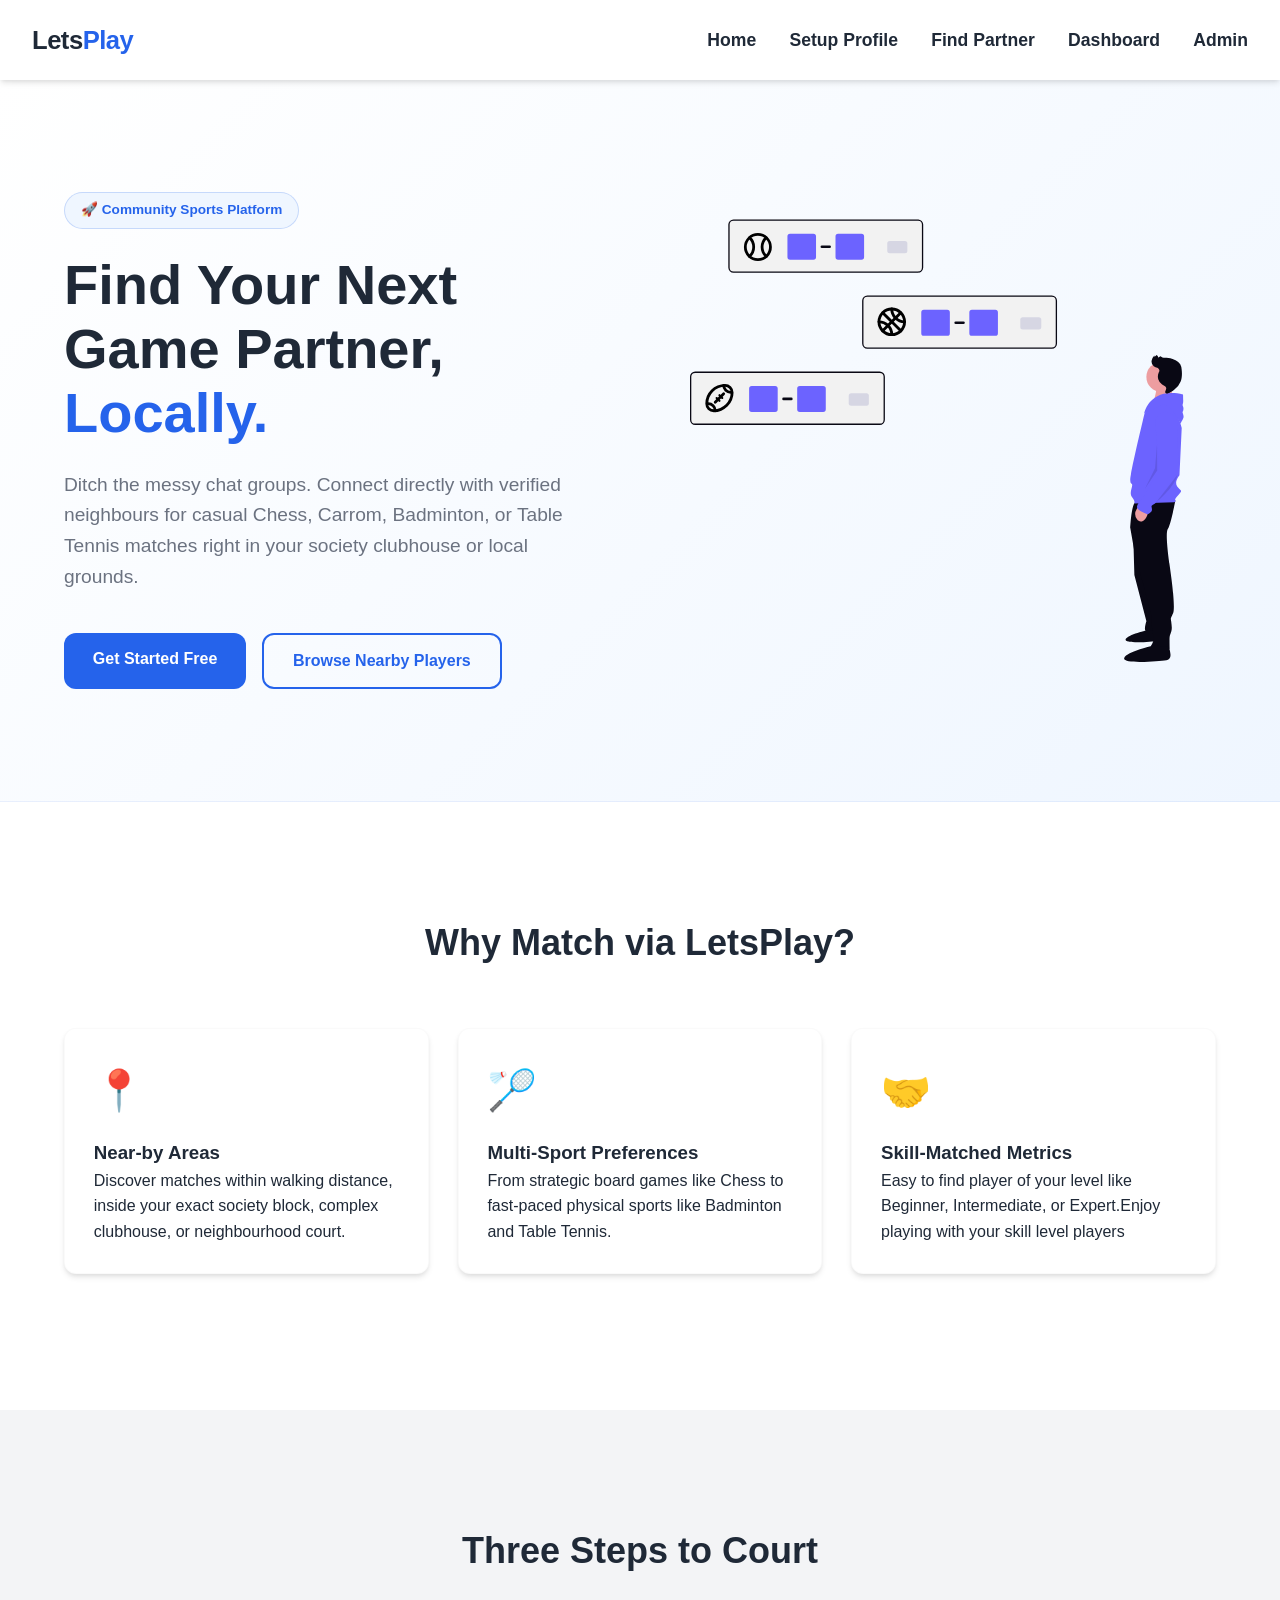
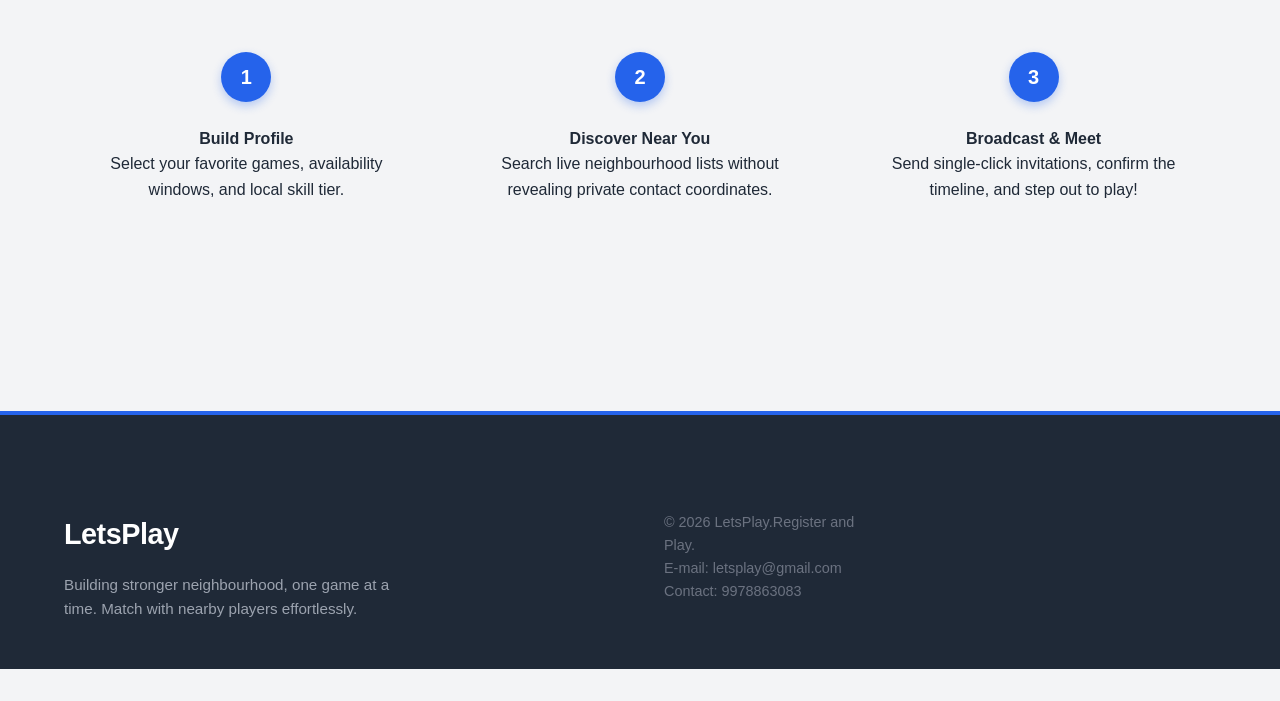
<file: index.html>
<!DOCTYPE html>
<html lang="en">
<head>
    <meta charset="UTF-8">
    <meta name="viewport" content="width=device-width, initial-scale=1.0">
    <title>PlayNext - Local Sports & Partner Finder</title>
    <link rel="stylesheet" href="style.css">
</head>
<body>
    <!-- Navigation Bar -->
   <nav>
    <span class="brand"><span class="play">Lets</span>Play</span>
    <div class="main-menu">
        <span class="menuBtn" onclick="OpenMenu()">&#9776</span>
        <span class="closeBtn" onclick="CloseMenu()">&#9747</span>
        <ul id="menu">
            <li><a href="index.html ">Home</a></li>
            <li><a href="register.html">Setup Profile</a></li>
            <li><a href="search.html">Find Partner</a></li>
            <li><a href="dashboard.html">Dashboard</a></li>
            <li><a href="admin.html">Admin</a></li>
        </ul>
    </div>
   </nav>
    <!-- Hero Section -->
    <header class="hero-section">
        <div class="container hero-grid">
            <div class="hero-text fade-in">
                <span class="announcement-badge">🚀 Community Sports Platform</span>
                <h1>Find Your Next Game Partner, <span class="highlight">Locally.</span></h1>
                <p>
                    Ditch the messy chat groups. Connect directly with verified neighbours for casual Chess, Carrom, Badminton, or Table Tennis matches right in your society clubhouse or local grounds.
                </p>
                <div class="hero-cta-group">
                    <a href="register.html" class="btn btn-primary btn-animated">Get Started Free</a>
                    <a href="search.html" class="btn btn-outline">Browse Nearby Players</a>
                </div>
            </div>
            <div class="hero-graphic slide-up">
                <!-- Open-source high quality sports/socializing SVG illustration -->
                <img src="assets/undraw_sports-scores_ezlu.svg" alt="Local Matchmaking Illustration" class="floating-animation">
            </div>
        </div>
    </header>

    <!-- Key Core Value Offerings -->
    <section class="features-section">
        <div class="container">
            <h2 class="section-title">Why Match via LetsPlay?</h2>
            <div class="grid features-grid">
                <div class="card feature-card">
                    <div class="icon-wrapper">📍</div>
                    <h3>Near-by Areas</h3>
                    <p>Discover matches within walking distance, inside your exact society block, complex clubhouse, or neighbourhood court.</p>
                </div>
                <div class="card feature-card">
                    <div class="icon-wrapper">🏸</div>
                    <h3>Multi-Sport Preferences</h3>
                    <p>From strategic board games like Chess to fast-paced physical sports like Badminton and Table Tennis.</p>
                </div>
                <div class="card feature-card">
                    <div class="icon-wrapper">🤝</div>
                    <h3>Skill-Matched Metrics</h3>
                    <p>Easy to find player of your level like Beginner, Intermediate, or Expert.Enjoy playing with your skill level players</p>
                </div>
            </div>
        </div>
    </section>

    <!-- Simple How-It-Works Visual Tracker -->
    <section class="steps-section">
        <div class="container">
            <h2 class="section-title">Three Steps to Court</h2>
            <div class="grid steps-grid">
                <div class="step-item">
                    <div class="step-number">1</div>
                    <h4>Build Profile</h4>
                    <p>Select your favorite games, availability windows, and local skill tier.</p>
                </div>
                <div class="step-item">
                    <div class="step-number">2</div>
                    <h4>Discover Near You</h4>
                    <p>Search live neighbourhood lists without revealing private contact coordinates.</p>
                </div>
                <div class="step-item">
                    <div class="step-number">3</div>
                    <h4>Broadcast & Meet</h4>
                    <p>Send single-click invitations, confirm the timeline, and step out to play!</p>
                </div>
            </div>
        </div>
    </section>
    <!-- Footer Section -->
    <footer class="main-footer">
        <div class="container footer-grid">
            <div class="footer-brand-column">
                <a href="index.html" class="brand">LetsPlay</a>
                <p class="footer-tagline">Building stronger neighbourhood, one game at a time. Match with nearby players effortlessly.</p>
            </div>
            
            <div class="container footer-bottom-flex">
                <p>&copy; 2026 LetsPlay.Register and Play.</p>
                <p>E-mail: letsplay@gmail.com</p>
                <p>Contact: 9978863083</p>
            </div>
    </footer>
    <script src="app.js "></script>
</body>
</html>
</file>
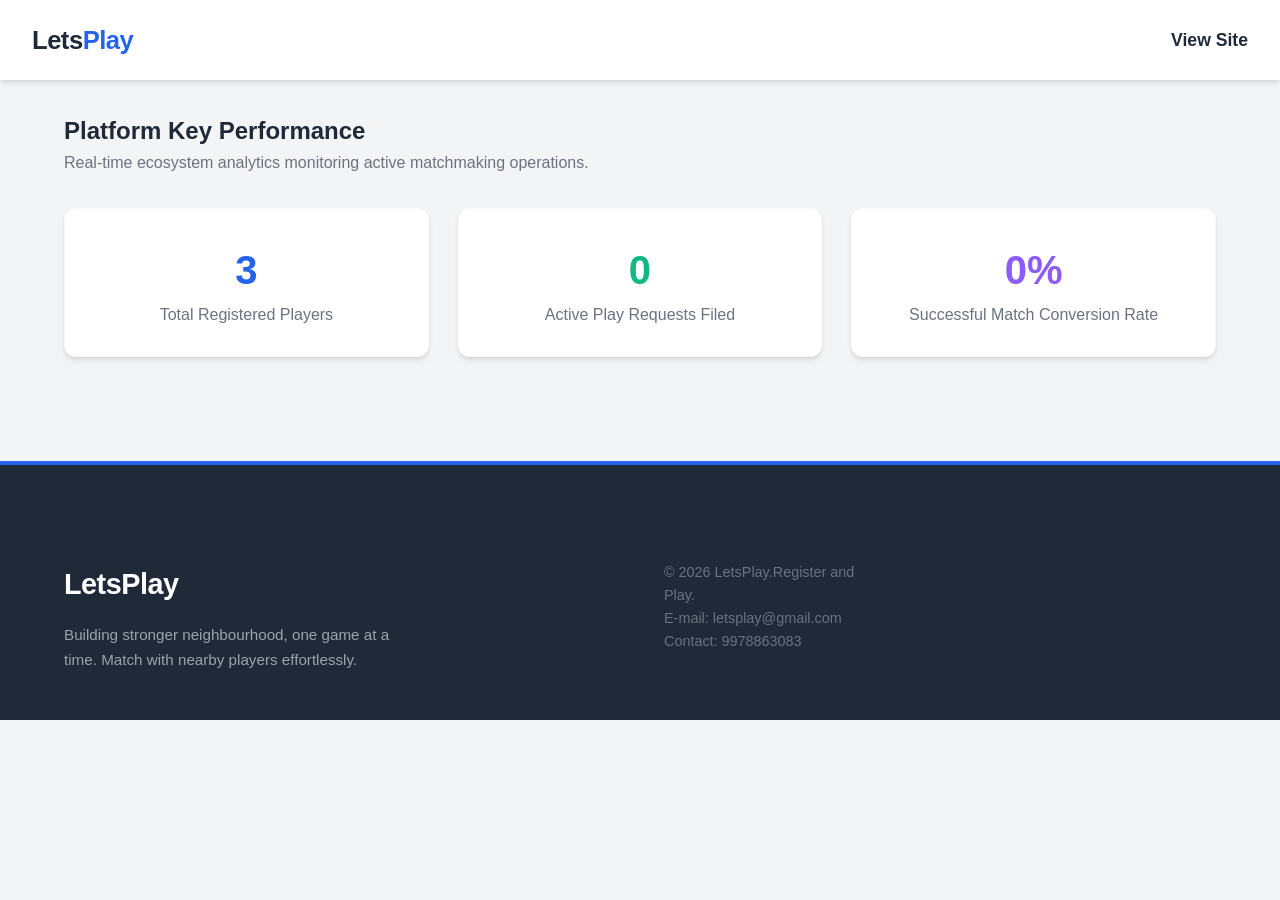
<file: admin.html>
<!DOCTYPE html>
<html lang="en">
<head>
    <meta charset="UTF-8">
    <meta name="viewport" content="width=device-width, initial-scale=1.0">
    <title>Admin Console - PlayNext</title>
    <link rel="stylesheet" href="style.css">
</head>
<body>
     <nav>
        <span class="brand" ><span class="play">Lets</span>Play</span>
    <div class="main-menu">
         <span class="menuBtn" onclick="OpenMenu()">&#9776</span>
        <span class="closeBtn" onclick="CloseMenu()">&#9747</span>
        <ul id="menu">
            <li><a href="index.html ">View Site</a></li>
        </ul>
    </div>
   </nav>

    <div class="container">
        <h2>Platform Key Performance</h2>
        <p style="color: var(--gray); margin-bottom: 2rem;">Real-time ecosystem analytics monitoring active matchmaking operations.</p>
        
        <div class="grid">
            <div class="card" style="text-align: center;">
                <h1 id="statTotalUsers" style="font-size: 2.5rem; color: var(--primary);">0</h1>
                <p style="color: var(--gray)">Total Registered Players</p>
            </div>
            <div class="card" style="text-align: center;">
                <h1 id="statActiveReqs" style="font-size: 2.5rem; color: var(--secondary);">0</h1>
                <p style="color: var(--gray)">Active Play Requests Filed</p>
            </div>
            <div class="card" style="text-align: center;">
                <h1 id="statSuccessRate" style="font-size: 2.5rem; color: #8b5cf6;">0%</h1>
                <p style="color: var(--gray)">Successful Match Conversion Rate</p>
            </div>
        </div>
    </div>
     <!--Footer Section -->
        <footer class="main-footer">
        <div class="container footer-grid">
            <div class="footer-brand-column">
                <a href="index.html" class="brand">LetsPlay</a>
                <p class="footer-tagline">Building stronger neighbourhood, one game at a time. Match with nearby players effortlessly.</p>
            </div>
            
            <div class="container footer-bottom-flex">
                <p>&copy; 2026 LetsPlay.Register and Play.</p>
                <p>E-mail: letsplay@gmail.com</p>
                <p>Contact: 9978863083</p>
            </div>
    </footer>
    <script src="app.js"></script>
</body>
</html>
</file>
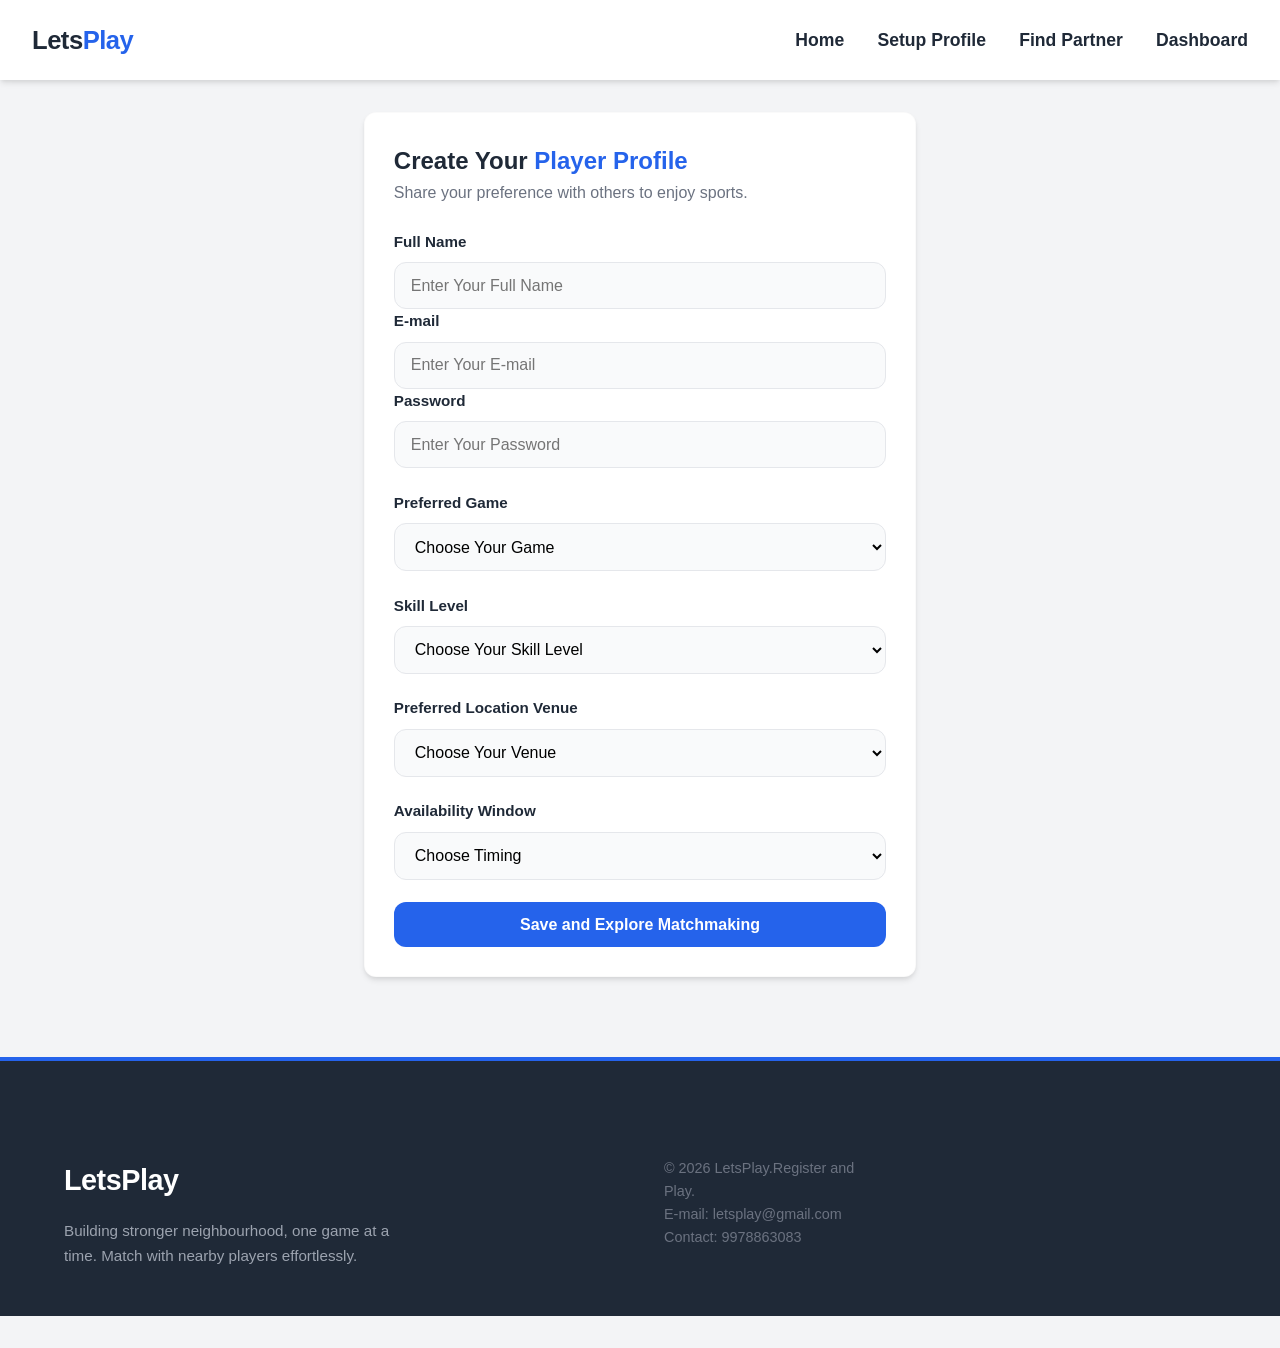
<file: dashboard.html>
<!DOCTYPE html>
<html lang="en">
<head>
    <meta charset="UTF-8">
    <meta name="viewport" content="width=device-width, initial-scale=1.0">
    <title>Your Dashboard - PlayNext</title>
    <link rel="stylesheet" href="style.css">
</head>
<body>

     <nav>
        <span class="brand"><span class="play">Lets</span>Play</span>
    <div class="main-menu">
         <span class="menuBtn" onclick="OpenMenu()">&#9776</span>
        <span class="closeBtn" onclick="CloseMenu()">&#9747</span>
        <ul id="menu">
            <li><a href="index.html ">Home</a></li>
            <li><a href="register.html">Setup Profile</a></li>
            <li><a href="search.html">Find Partner</a></li>
            <li><a href="dashboard.html">Dashboard</a></li>
        </ul>
    </div>
   </nav>

    <div class="container slide-up">
   
        <div class="card" style="background: var(--primary); color: var(--white); margin-bottom: 2.5rem; position: relative; overflow: hidden;">
            <div style="position: relative; z-index: 2;">
                <h2 style="margin-bottom: 0.5rem; font-size: 2rem;">Hello, <span id="welcomeName">Player</span>! 👋</h2>
                <p style="opacity: 0.9; max-width: 600px;">Welcome to your personal match command center. Accept or decline incoming local game invitations down below.</p>
            </div>
         
            <div style="position: absolute; right: -30px; bottom: -30px; font-size: 8rem; opacity: 0.15; user-select: none; pointer-events: none;">🏆</div>
        </div>

        <div style="display: flex; justify-content: space-between; align-items: center; margin-bottom: 1.5rem; flex-wrap: wrap; gap: 1rem;">
            <h2 style="font-weight: 700; color: var(--dark); margin: 0;">Match Dashboard Panel</h2>
            <button class="btn" onclick="clearRequestHistory()" style="background: #ef4444; color: var(--white); padding: 0.6rem 1.2rem; font-size: 0.85rem; border-radius: 8px; font-weight: 600; cursor: pointer; border: none; display: flex; align-items: center; gap: 0.5rem;">
                🗑️ Clear History
            </button>
        </div>
        
        <div id="requestsContainer" class="grid">
        </div>
    </div>

    <!-- Footer Section -->
       <footer class="main-footer">
        <div class="container footer-grid">
            <div class="footer-brand-column">
                <a href="index.html" class="brand">LetsPlay</a>
                <p class="footer-tagline">Building stronger neighbourhood, one game at a time. Match with nearby players effortlessly.</p>
            </div>
            
            <div class="container footer-bottom-flex">
                <p>&copy; 2026 LetsPlay.Register and Play.</p>
                <p>E-mail: letsplay@gmail.com</p>
                <p>Contact: 9978863083</p>
            </div>
    </footer>

    <script src="app.js"></script>
</body>
</html>
</file>
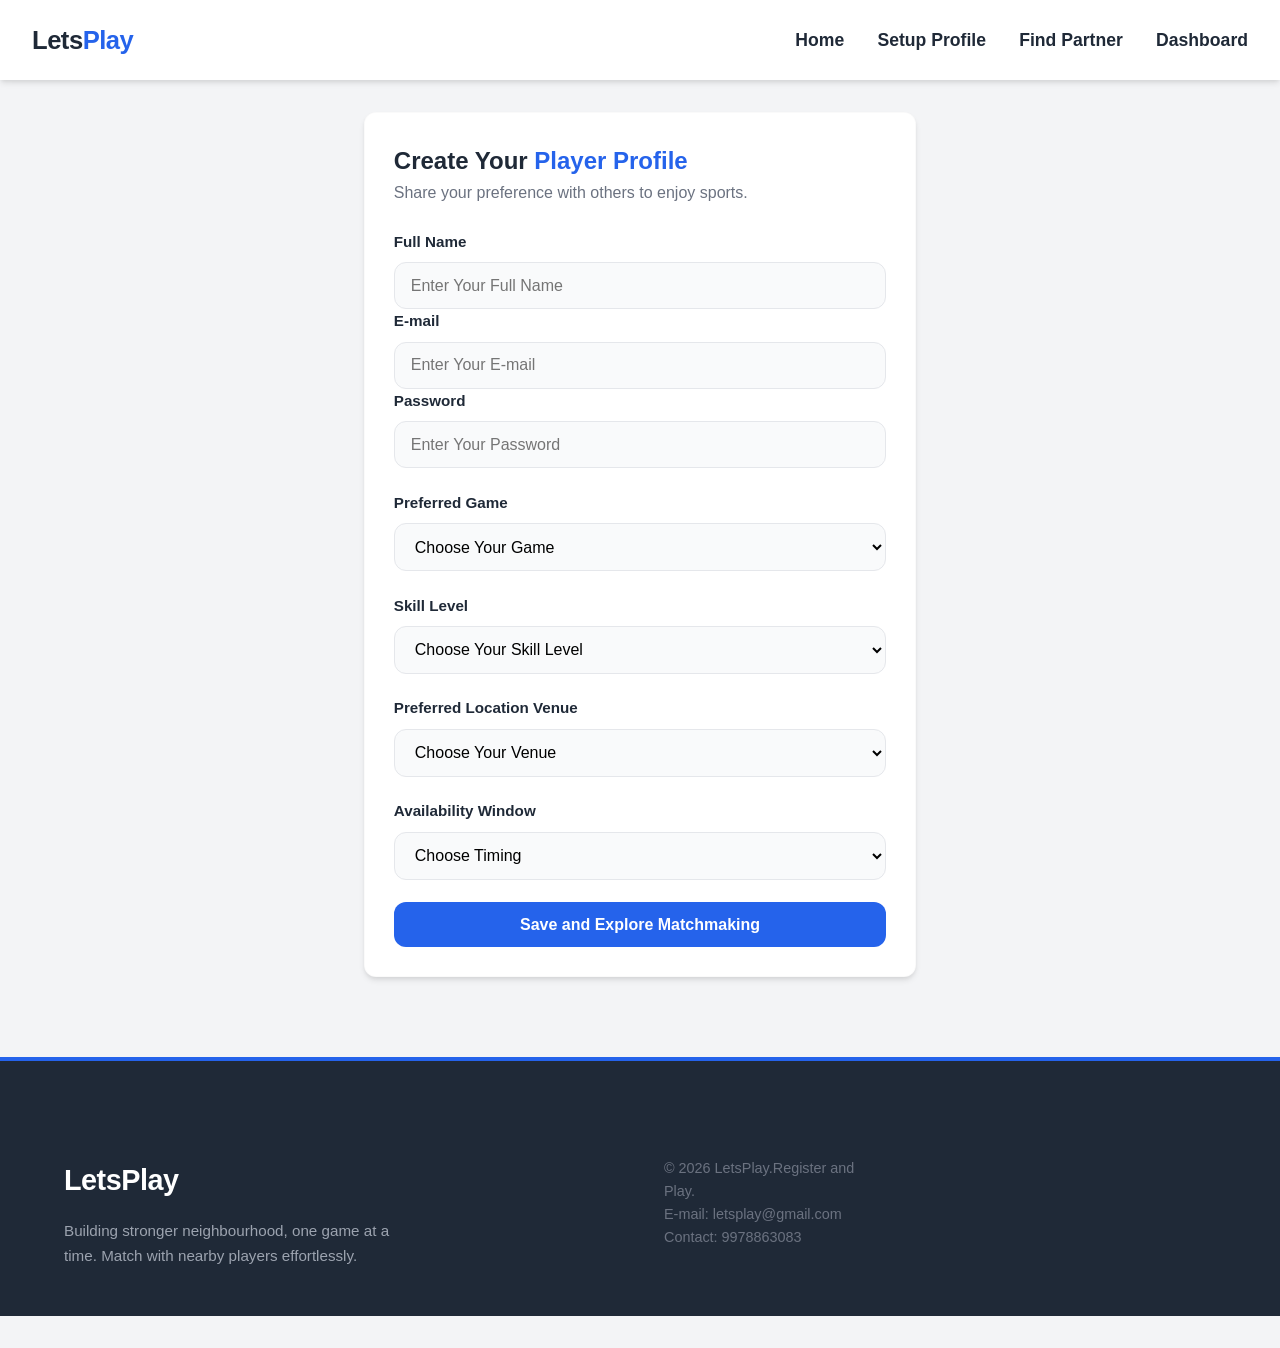
<file: register.html>
<!DOCTYPE html>
<html lang="en">
<head>
    <meta charset="UTF-8">
    <meta name="viewport" content="width=device-width, initial-scale=1.0">
    <title>Setup Profile - PlayNext</title>
    <link rel="stylesheet" href="style.css">
</head>
<body>
     <nav>
        <span class="brand"><span class="play">Lets</span>Play</span>
    <div class="main-menu">
        <span class="menuBtn" onclick="OpenMenu()">&#9776</span>
        <span class="closeBtn" onclick="CloseMenu()">&#9747</span>
        <ul id="menu">
            <li><a href="index.html ">Home</a></li>
            <li><a href="register.html">Setup Profile</a></li>
            <li><a href="search.html">Find Partner</a></li>
            <li><a href="dashboard.html">Dashboard</a></li>
        </ul>
    </div>
   </nav>

    <div class="container" style="max-width: 600px;">
        <div class="card">
            <h2>Create Your <span class="colour">Player Profile</span></h2>
            <p style="color: var(--gray); margin-bottom: 1.5rem;">Share your preference with others to enjoy sports.</p>
            
            <form id="registerForm">
                <div class="form-group">
                    <label for="name">Full Name</label>
                    <input type="text" id="name" class="form-control" placeholder="Enter Your Full Name" required>

                    <label for="email">E-mail</label>
                    <input type="email" id="email" class="form-control" placeholder="Enter Your E-mail" required>

                    <label for="password">Password</label>
                    <input type="password" id="password" class="form-control" placeholder="Enter Your Password" required>
                </div>
                <div class="form-group">
                    <label for="game">Preferred Game</label>
                    <select id="game" class="form-control">
                        <option value="choose">Choose Your Game</option>
                        <option value="Chess">Chess</option>
                        <option value="Carrom">Carrom</option>
                        <option value="Badminton">Badminton</option>
                        <option value="Cards">Cards</option>
                        <option value="Padel">Padel</option>
                        <option value="Squash">Squash</option>
                        <option value="Table Tennis">Table Tennis</option>
                    </select>
                </div>
                <div class="form-group">
                    <label for="level">Skill Level</label>
                    <select id="level" class="form-control">
                        <option value="choose">Choose Your Skill Level</option>
                        <option value="beginner">Beginner</option>
                        <option value="intermediate">Intermediate</option>
                        <option value="advanced">Advanced</option>
                    </select>
                </div>
                <div class="form-group">
                    <label for="location">Preferred Location Venue</label>
                    <select id="location" class="form-control">
                        <option value="choose">Choose Your Venue</option>
                        <option value="Society Clubhouse">Society Clubhouse</option>
                        <option value="Local Ground / Park">Local Ground / Park</option>
                        <option value="Home Space">Home / Inside Complex</option>
                        <option value="Particular Court">Particular Court</option>
                    </select>
                </div>
                <div class="form-group">
                    <label for="availability">Availability Window</label>
                    <select id="availability" class="form-control">
                        <option value="time">Choose Timing</option>
                        <option value="Morning">Mornings (6 AM - 9 AM)</option>
                        <option value="Evening">Evenings (5 PM - 8 PM)</option>
                        <option value="Weekend">Weekends Only</option>
                    </select>
                </div>
                <button type="submit" class="btn btn-primary" style="width: 100%;">Save and Explore Matchmaking</button>
            </form>
        </div>
    </div>
     <!-- Footer Section -->
        <footer class="main-footer">
        <div class="container footer-grid">
            <div class="footer-brand-column">
                <a href="index.html" class="brand">LetsPlay</a>
                <p class="footer-tagline">Building stronger neighbourhood, one game at a time. Match with nearby players effortlessly.</p>
            </div>
            
            <div class="container footer-bottom-flex">
                <p>&copy; 2026 LetsPlay.Register and Play.</p>
                <p>E-mail: letsplay@gmail.com</p>
                <p>Contact: 9978863083</p>
            </div>
    </footer>
    <script src="app.js"></script>
</body>
</html>
</file>
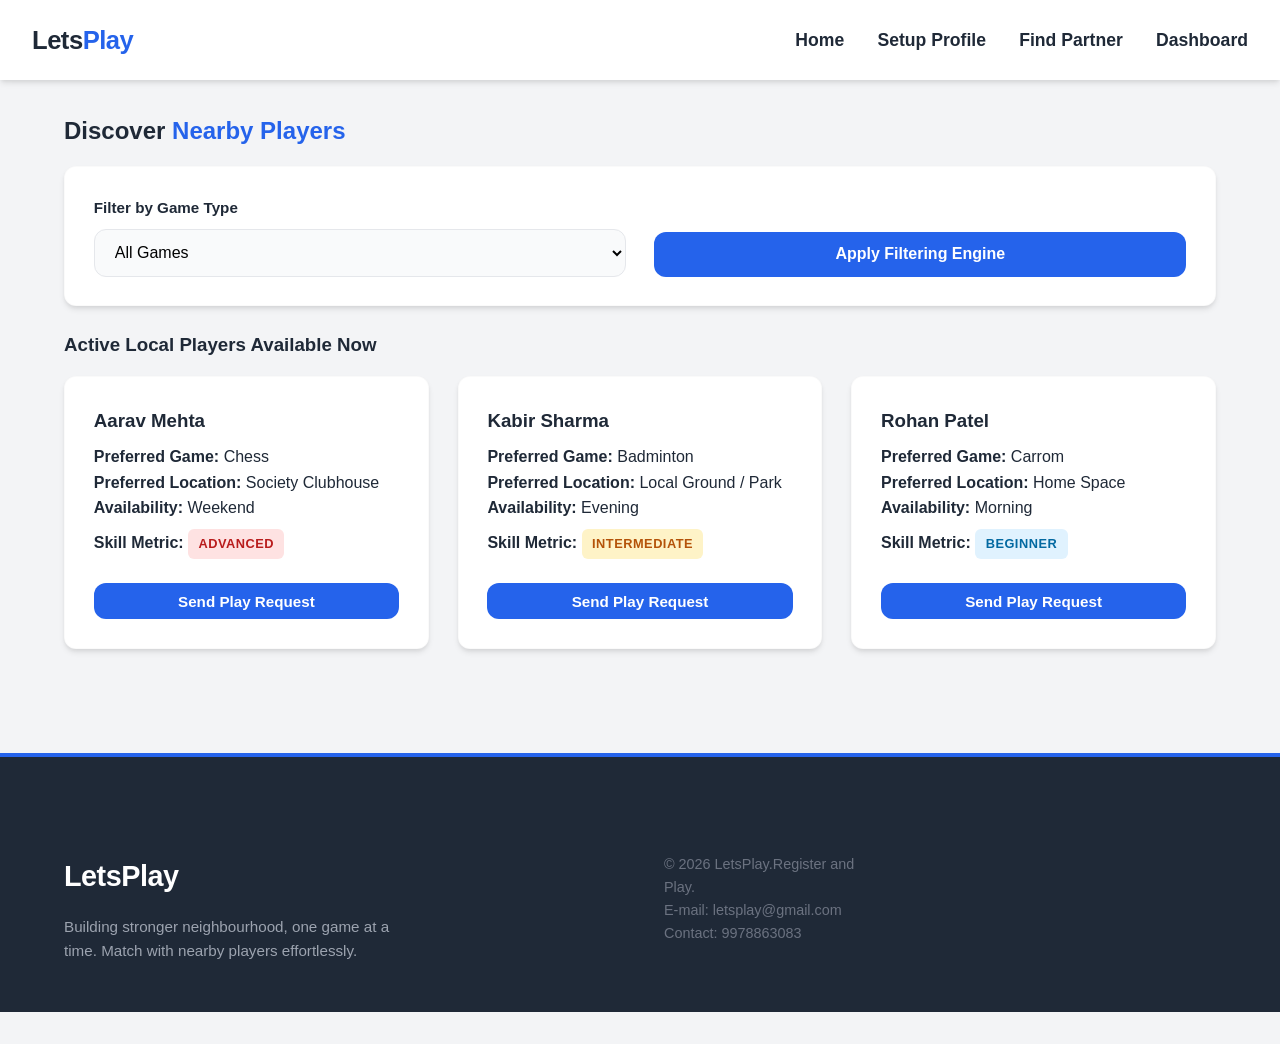
<file: search.html>
<!DOCTYPE html>
<html lang="en">
<head>
    <meta charset="UTF-8">
    <meta name="viewport" content="width=device-width, initial-scale=1.0">
    <title>Find Game Partners - PlayNext</title>
    <link rel="stylesheet" href="style.css">
</head>
<body>
     <nav>
        <span class="brand"><span class="play">Lets</span>Play</span>
    <div class="main-menu">
       <span class="menuBtn" onclick="OpenMenu()">&#9776</span>
        <span class="closeBtn" onclick="CloseMenu()">&#9747</span>
        <ul id="menu">
            <li><a href="index.html ">Home</a></li>
            <li><a href="register.html">Setup Profile</a></li>
            <li><a href="search.html">Find Partner</a></li>
            <li><a href="dashboard.html">Dashboard</a></li>
        </ul>
    </div>
   </nav>

    <div class="container">
        <h2>Discover <span class="colour">Nearby Players</span></h2>
        <div class="card" style="margin-top: 1rem;">
            <form id="searchForm" class="grid" style="grid-template-columns: repeat(auto-fit, minmax(200px, 1fr)); align-items: flex-end;">
                <div class="form-group" style="margin-bottom:0;">
                    <label for="searchGame">Filter by Game Type</label>
                    <select id="searchGame" class="form-control">
                        <option value="All">All Games</option>
                        <option value="Chess">Chess</option>
                        <option value="Table Tennis">Table Tennis</option>
                        <option value="Padel">Padel</option>
                        <option value="Squash">Squash</option>
                        <option value="Carrom">Carrom</option>
                        <option value="Badminton">Badminton</option>
                        <option value="Cards">Cards</option>
                    </select>
                </div>
                <button type="submit" class="btn btn-primary">Apply Filtering Engine</button>
            </form>
        </div>

        <h3 style="margin-bottom: 1rem;">Active Local Players Available Now</h3>
        <div id="searchResults" class="grid">
            </div>
    </div>
     <!-- Footer Section -->
       <footer class="main-footer">
        <div class="container footer-grid">
            <div class="footer-brand-column">
                <a href="index.html" class="brand">LetsPlay</a>
                <p class="footer-tagline">Building stronger neighbourhood, one game at a time. Match with nearby players effortlessly.</p>
            </div>
            
            <div class="container footer-bottom-flex">
                <p>&copy; 2026 LetsPlay.Register and Play.</p>
                <p>E-mail: letsplay@gmail.com</p>
                <p>Contact: 9978863083</p>
            </div>
    </footer>
    <script src="app.js"></script>
</body>
</html>
</file>
<file: style.css>
:root {
    /* Color Palette */
    --primary: #2563eb;
    --primary-dark: #1d4ed8;
    --primary-light: #eff6ff;
    --secondary: #10b981;
    --dark: #1f2937;
    --light: #f3f4f6;
    --white: #ffffff;
    --gray: #6b7280;
    
    /* UI Adjustments */
    --shadow: 0 4px 6px -1px rgba(0, 0, 0, 0.1), 0 2px 4px -1px rgba(0, 0, 0, 0.06);
    --shadow-hover: 0 20px 25px -5px rgba(0, 0, 0, 0.1), 0 10px 10px -5px rgba(0, 0, 0, 0.04);
    --radius: 12px;
    --transition-smooth: all 0.35s cubic-bezier(0.4, 0, 0.2, 1);
}

/* Base Reset */
* {
    margin: 0;
    padding: 0;
    box-sizing: border-box;
    font-family: 'Segoe UI', Tahoma, Geneva, Verdana, sans-serif;
}

body {
    background-color: var(--light);
    color: var(--dark);
    line-height: 1.6;
    overflow-x: hidden;
}

/* Global Layout Containers */
.container {
    max-width: 1200px;
    margin: 2rem auto;
    padding: 0 1.5rem;
}

.grid {
    display: grid;
    grid-template-columns: repeat(auto-fit, minmax(300px, 1fr));
    gap: 1.8rem;
}
/*LOGO*/
.brand{
    font-size: 1.6rem;
    font-weight: 800;
    color: var(--primary);
    text-decoration: none;
    letter-spacing: -0.5px;
}
.play{
    color: var(--dark);
}
/* Modern Navigation Header */
nav{
    background: var(--white);
    height: 80px;
    padding: 1.2rem 2rem;
    display: flex;
    justify-content: space-between;
    align-items: center;
    box-shadow: var(--shadow);
    position: sticky;
    top: 0;
    z-index: 100;
}
ul li{
    display: inline-block;
    justify-content: space-between;
    align-items: center;
}
li{
    list-style: none;
}
ul a:hover, 
ul li a.active {
    color: var(--primary);
}
ul li a {
    color: var(--dark);
    text-decoration: none;
    margin-left: 1.8rem;
    font-weight: 600;
    font-size: 1.1rem;
    transition: var(--transition-smooth);
    position: relative;
    padding: 0.25rem 0;
}
.menuBtn, .closeBtn{
    color: var(--dark);
    font-weight: 600;
    font-size: 0.95rem;
    transition: var(--transition-smooth);
    display: none;
}
.menuBtn:hover, .closeBtn:hover{
    color: var(--primary);
}
/*-----------CSS MEDIA QUERY------------*/
@media only screen and (max-width: 700px){
    body{
        position: sticky;
    }
    ul{
        display: none;
    }
    .menuBtn{
        display: block;
    }
    #menu{
        width: 100%;
        color: var(--dark);
        background: var(--light);
        top: auto;
        position: absolute;
        top: 80px;
        text-align: center;
        right: 0;
        font-weight: 600;
        font-size: 1.1rem;
    }
    ul li{
        display: block;
    }
}
/* Hero Section Specifics (Home Page) */
.hero-section {
    background: linear-gradient(135deg, #ffffff 0%, var(--primary-light) 100%);
    padding: 5rem 0;
    border-bottom: 1px solid rgba(37, 99, 235, 0.1);
}

.hero-grid {
    display: grid;
    grid-template-columns: 1fr 1fr;
    align-items: center;
    gap: 3rem;
}

.announcement-badge {
    display: inline-block;
    background: var(--primary-light);
    color: var(--primary);
    padding: 0.4rem 1rem;
    border-radius: 50px;
    font-size: 0.85rem;
    font-weight: 600;
    margin-bottom: 1.5rem;
    border: 1px solid rgba(37, 99, 235, 0.2);
}

.hero-text h1 {
    font-size: 3.5rem;
    line-height: 1.15;
    margin-bottom: 1.5rem;
    color: var(--dark);
    font-weight: 800;
}

.hero-text .highlight {
    color: var(--primary);
}

.hero-text p {
    font-size: 1.2rem;
    color: var(--gray);
    margin-bottom: 2.5rem;
    max-width: 540px;
}

.hero-cta-group {
    display: flex;
    gap: 1rem;
}

.hero-graphic img {
    width: 100%;
    max-width: 500px;
    height: auto;
    display: block;
    margin: 0 auto;
}

/* Sections */
.features-section { padding: 5rem 0; background-color: var(--white); }
.steps-section { padding: 5rem 0; background: var(--light); }
.section-title { text-align: center; font-size: 2.25rem; margin-bottom: 3.5rem; font-weight: 700; }

.step-item { position: relative; padding: 1rem; text-align: center;}
.step-number {
    width: 50px;
    height: 50px;
    background: var(--primary);
    color: var(--white);
    border-radius: 50%;
    display: flex;
    align-items: center;
    justify-content: center;
    font-size: 1.25rem;
    font-weight: 700;
    margin: 0 auto 1.5rem auto;
    box-shadow: 0 4px 10px rgba(37, 99, 235, 0.3);
}
/* --- Global Footer Component Styles --- */
.main-footer {
    background-color: var(--dark);
    color: var(--white);
    padding: 4rem 0 0 0;
    margin-top: 5rem;
    border-top: 4px solid var(--primary);
}

.footer-grid {
    display: grid;
    grid-template-columns: 2fr 1fr 1fr;
    gap: 3rem;
    padding-bottom: 3rem;
}

.footer-brand-column .brand {
    color: var(--white);
    font-size: 1.8rem;
    display: inline-block;
    margin-bottom: 1rem;
}

.footer-tagline {
    color: #9ca3af;
    max-width: 360px;
    font-size: 0.95rem;
}


.footer-bottom-flex {
    display: block;
    justify-content: space-between;
    align-items: center;
    color: #6b7280;
    font-size: 0.9rem;
    margin: 0 auto;
}

/* Responsive breakpoint scaling handles for phones */
@media (max-width: 768px) {
    .footer-grid {
        grid-template-columns: 1fr;
        gap: 2rem;
        text-align: center;
    }
    .footer-tagline {
        margin: 0 auto;
    }
    .footer-links-column h4::after {
        left: 50%;
        transform: translateX(-50%);
    }
    .footer-bottom-flex {
        flex-direction: column;
        gap: 0.5rem;
        text-align: center;
    }
}
/* Card Component (Universal Hover Effects) */
.card {
    background: var(--white);
    padding: 1.8rem;
    border-radius: var(--radius);
    box-shadow: var(--shadow);
    margin-bottom: 1.5rem;
    border: 1px solid rgba(0, 0, 0, 0.02);
    transition: var(--transition-smooth);
    animation: slideUpEffect 0.6s cubic-bezier(0.16, 1, 0.3, 1) backwards;
}
.colour{
    color: var(--primary);
}
/* This applies the sleek home page elevation effect to ALL cards across pages */
.card:hover {
    transform: translateY(-6px);
    box-shadow: var(--shadow-hover);
    border-color: rgba(37, 99, 235, 0.12);
}

/* Forms & Inputs */
.form-group {
    margin-bottom: 1.4rem;
}

.form-group label {
    display: block;
    margin-bottom: 0.5rem;
    font-weight: 600;
    font-size: 0.95rem;
}

.form-control {
    width: 100%;
    padding: 0.85rem 1rem;
    border: 1.5px solid #e5e7eb;
    border-radius: var(--radius);
    font-size: 1rem;
    transition: var(--transition-smooth);
    background-color: #f9fafb;
}

.form-control:focus {
    outline: none;
    border-color: var(--primary);
    background-color: var(--white);
    box-shadow: 0 0 0 4px rgba(37, 99, 235, 0.1);
}

/* Universal Button Design Tokens */
.btn {
    display: inline-block;
    padding: 0.85rem 1.8rem;
    border: none;
    border-radius: var(--radius);
    font-size: 1rem;
    font-weight: 600;
    cursor: pointer;
    transition: var(--transition-smooth);
    text-decoration: none;
    text-align: center;
}

.btn-primary { 
    background: var(--primary); 
    color: var(--white); 
}
.btn-primary:hover { 
    background: var(--primary-dark); 
    transform: scale(1.02);
    box-shadow: 0 8px 16px rgba(37, 99, 235, 0.25);
}

.btn-secondary { 
    background: var(--secondary); 
    color: var(--white); 
}
.btn-secondary:hover {
    transform: scale(1.02);
    box-shadow: 0 8px 16px rgba(16, 185, 129, 0.25);
}

.btn-outline {
    background: transparent;
    color: var(--primary);
    border: 2px solid var(--primary);
}
.btn-outline:hover {
    background: var(--primary-light);
}

/* Badges styling */
.badge {
    display: inline-block;
    padding: 0.3rem 0.65rem;
    font-size: 0.8rem;
    border-radius: 6px;
    font-weight: 700;
    text-transform: uppercase;
    letter-spacing: 0.5px;
}
.badge-beginner { background: #e0f2fe; color: #0369a1; }
.badge-intermediate { background: #fef3c7; color: #b45309; }
.badge-advanced { background: #fee2e2; color: #b91c1c; }

/* Icon Graphic Wrappers */
.icon-wrapper {
    font-size: 2.5rem;
    margin-bottom: 1rem;
}

/* ==========================================================================
   ANIMATION INTERACTION ENGINE 
   ========================================================================== */

.fade-in {
    animation: fadeInEffect 1s ease-out forwards;
}

.slide-up {
    animation: slideUpEffect 0.8s cubic-bezier(0.16, 1, 0.3, 1) forwards;
}

.floating-animation {
    animation: smoothFloat 4s ease-in-out infinite;
}

/* Stagger card load entries */
.grid > .card:nth-child(1) { animation-delay: 0.1s; }
.grid > .card:nth-child(2) { animation-delay: 0.2s; }
.grid > .card:nth-child(3) { animation-delay: 0.3s; }

@keyframes fadeInEffect {
    from { opacity: 0; transform: translateX(-20px); }
    to { opacity: 1; transform: translateX(0); }
}

@keyframes slideUpEffect {
    from { opacity: 0; transform: translateY(30px); }
    to { opacity: 1; transform: translateY(0); }
}

@keyframes smoothFloat {
    0% { transform: translateY(0px); }
    50% { transform: translateY(-10px); }
    100% { transform: translateY(0px); }
}

/* ==========================================================================
   RESPONSIVE LAYOUT VIEWPONTS
   ========================================================================== */

@media (max-width: 768px) {
    .hero-grid {
        grid-template-columns: 1fr;
        text-align: center;
        padding: 1.5rem 0;
    }
    .hero-text h1 {
        font-size: 2.6rem;
    }
    .hero-text p {
        margin: 0 auto 2rem auto;
    }
    .hero-cta-group {
        justify-content: center;
    }
    .hero-graphic {
        order: -1; /* Pushes image vector to top on phones */
    }
    .grid {
        grid-template-columns: 1fr;
    }
}
</file>
